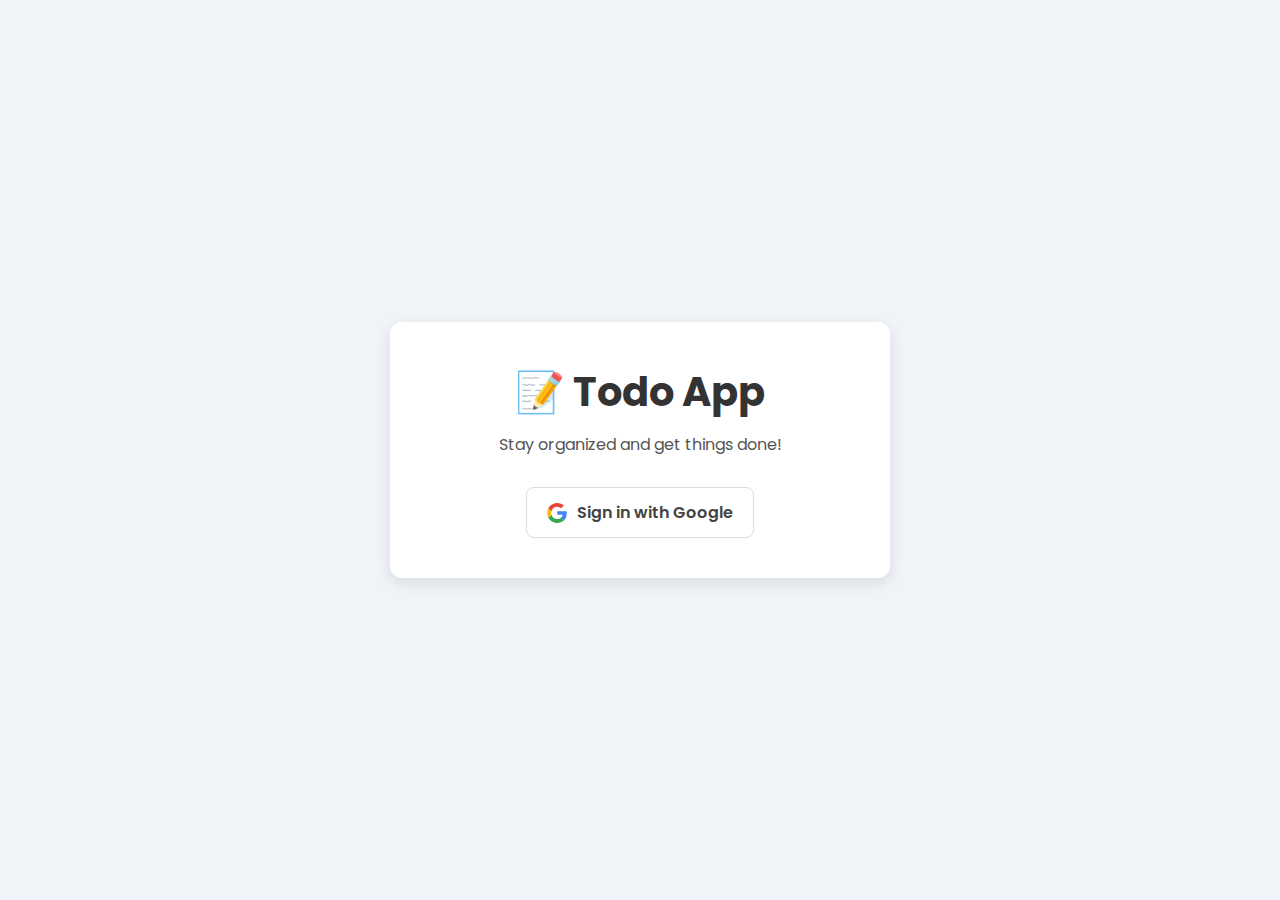
<file: templates/index.html>
<!doctype html>
<html lang="en">
    <head>
        <meta charset="UTF-8" />
        <meta name="viewport" content="width=device-width, initial-scale=1.0" />
        <title>Todo App</title>
        <link rel="stylesheet" href="/static/style.css" />
        <link
            href="https://fonts.googleapis.com/css2?family=Poppins:wght@400;600&display=swap"
            rel="stylesheet"
        />
    </head>
    <body>
        <div class="container">
            <h1>📝 Todo App</h1>
            <p>Stay organized and get things done!</p>
            <a
                href="/.auth/login/google?post_login_redirect_uri=/me/todos"
                class="btn google-btn"
            >
                <img src="/static/google-logo.svg" alt="Google Logo" />
                Sign in with Google
            </a>
        </div>
    </body>
</html>
</file>
<file: static/style.css>
/* Reset and Base Styles */
* {
    margin: 0;
    padding: 0;
    box-sizing: border-box;
    font-family: "Poppins", sans-serif;
}

body {
    background-color: #f0f4f8;
    display: flex;
    align-items: center;
    justify-content: center;
    min-height: 100vh;
    color: #333;
}

/* Shared Container Styling */
.container {
    background-color: #fff;
    padding: 40px 60px;
    border-radius: 12px;
    box-shadow: 0 5px 15px rgba(0, 0, 0, 0.1);
    width: 500px;
    text-align: center;
}

/* Homepage Header */
h1 {
    font-size: 2.5rem;
    margin-bottom: 10px;
    color: #333;
}

p {
    font-size: 1rem;
    color: #555;
    margin-bottom: 30px;
}

/* Buttons */
.btn {
    display: inline-flex;
    align-items: center;
    justify-content: center;
    text-decoration: none;
    padding: 12px 20px;
    border-radius: 8px;
    font-weight: 600;
    transition:
        background-color 0.3s ease,
        transform 0.2s ease;
    cursor: pointer;
}

.btn img {
    width: 20px;
    height: 20px;
    margin-right: 10px;
}

.google-btn {
    background-color: #ffffff;
    border: 1px solid #ddd;
    color: #444;
}

.google-btn:hover {
    background-color: #f0f0f0;
    transform: translateY(-2px);
}

.primary-btn {
    background-color: #007bff;
    color: #fff;
    margin-top: 10px;
}

.primary-btn:hover {
    background-color: #0056b3;
    transform: translateY(-2px);
}

.logout-btn {
    background-color: #dc3545;
    color: #fff;
    margin-top: 10px;
}

.logout-btn:hover {
    background-color: #b52a37;
    transform: translateY(-2px);
}

/* --- TODOS PAGE STYLING --- */

/* Todo Form */
.add-todo-form {
    display: flex;
    justify-content: space-between;
    margin-bottom: 20px;
}

.add-todo-form input[type="text"] {
    width: 75%;
    padding: 10px;
    border: 1px solid #ccc;
    border-radius: 8px;
    font-size: 1rem;
}

.add-todo-form button {
    width: 22%;
    padding: 10px;
    background-color: #28a745;
    color: #fff;
    border: none;
    border-radius: 8px;
    cursor: pointer;
    transition: background-color 0.3s ease;
}

.add-todo-form button:hover {
    background-color: #218838;
}

/* Todo List */
.todo-list {
    list-style: none;
    padding: 0;
}

.todo-item {
    background-color: #f9f9f9;
    padding: 15px;
    border-radius: 8px;
    display: flex;
    justify-content: space-between;
    align-items: center;
    margin-bottom: 10px;
    box-shadow: 0 2px 4px rgba(0, 0, 0, 0.05);
    transition: background-color 0.3s ease;
}

.todo-item.done {
    background-color: #d4edda;
    text-decoration: line-through;
    color: #6c757d;
}

.todo-item .actions button {
    background-color: #007bff;
    color: #fff;
    border: none;
    padding: 8px 12px;
    border-radius: 6px;
    cursor: pointer;
    margin-left: 8px;
    transition: background-color 0.3s ease;
}

.todo-item .actions button:hover {
    background-color: #0056b3;
}

.todo-item .actions button.delete-btn {
    background-color: #dc3545;
}

.todo-item .actions button.delete-btn:hover {
    background-color: #b52a37;
}

/* Logout Button Enhancement */
.logout-btn {
    display: inline-block;
    margin-top: 20px;
    padding: 10px 20px;
    background-color: #ff4d4f;
    color: #fff;
    font-weight: bold;
    text-decoration: none;
    border-radius: 8px;
    transition:
        background-color 0.3s ease,
        transform 0.2s ease;
    box-shadow: 0 4px 6px rgba(0, 0, 0, 0.1);
}

.logout-btn:hover {
    background-color: #e04345;
    transform: scale(1.05);
}

/* Timestamp Styling */
.todo-item .created-at {
    display: block;
    font-size: 0.8rem;
    color: #888;
    margin-top: 4px;
}

/* Edit Button */
.edit-btn {
    background-color: #ffc107;
    color: #fff;
}

.edit-btn:hover {
    background-color: #e0a800;
}
</file>
